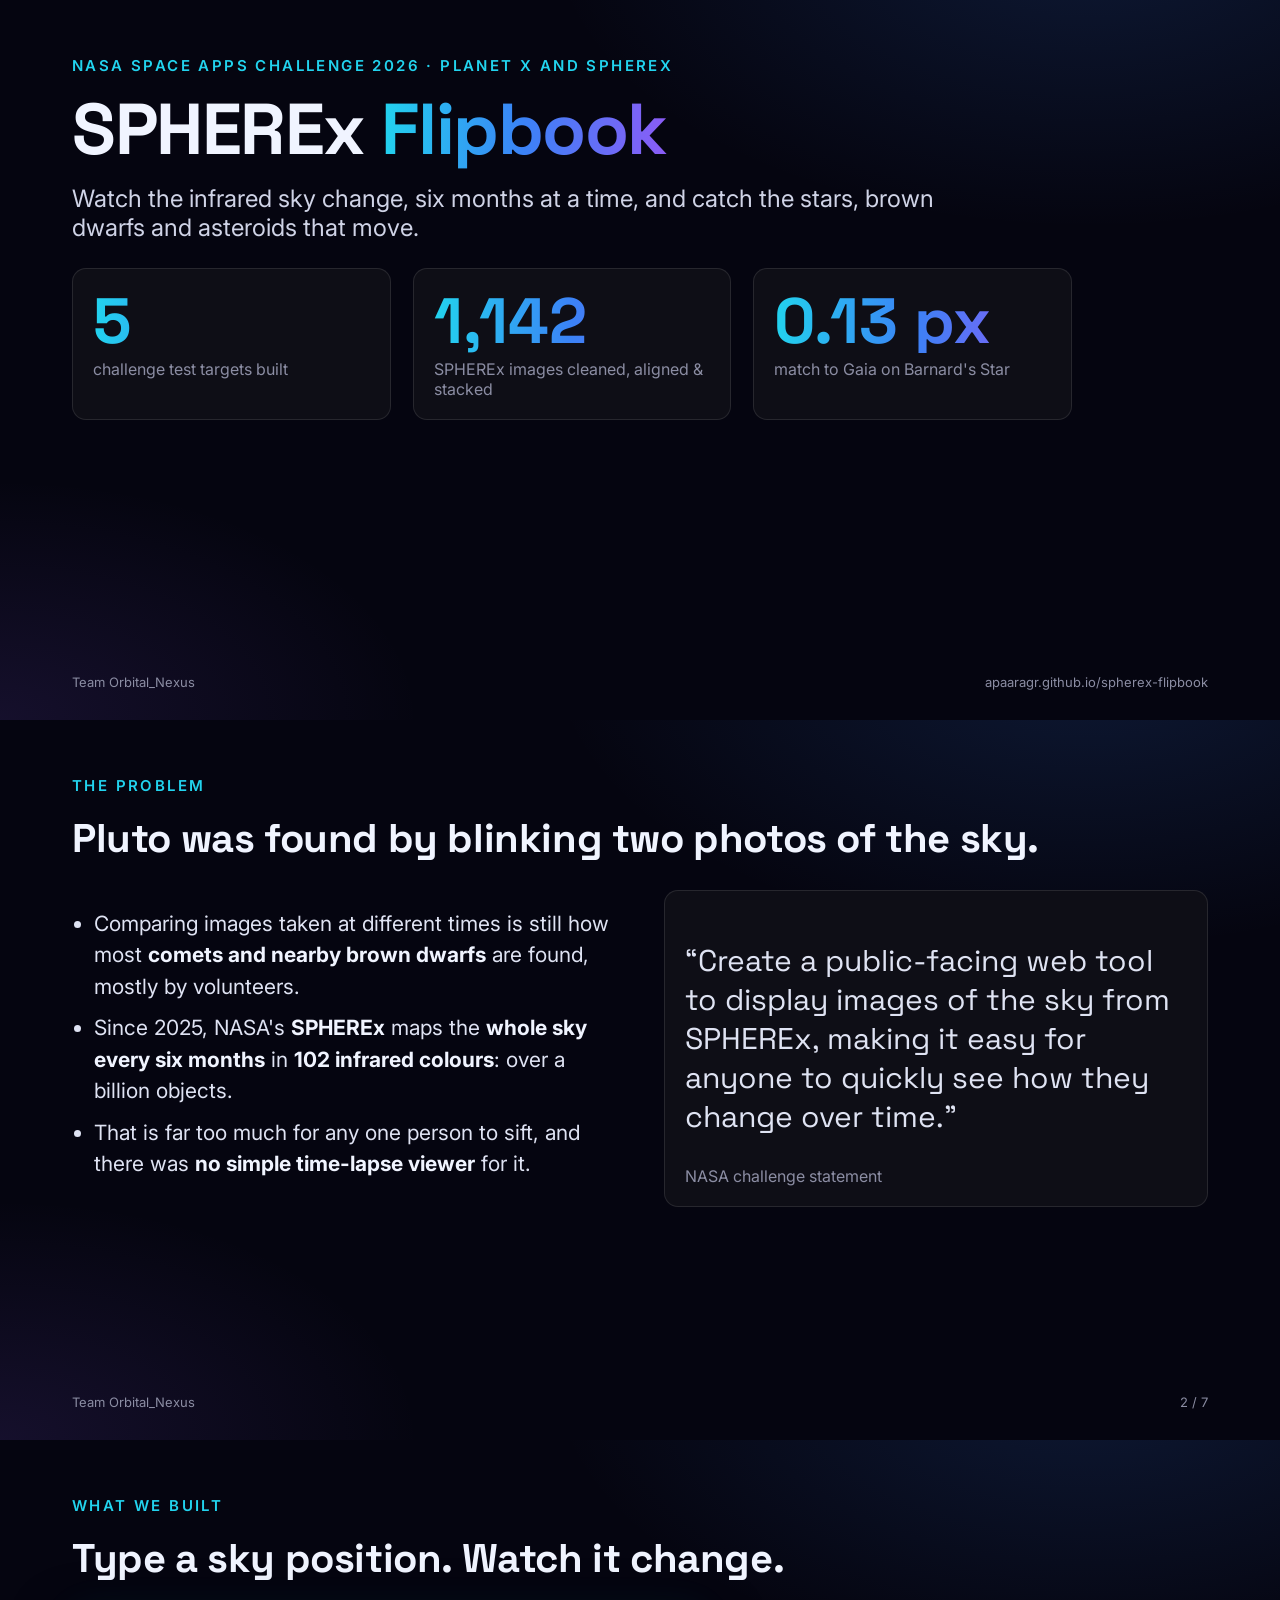
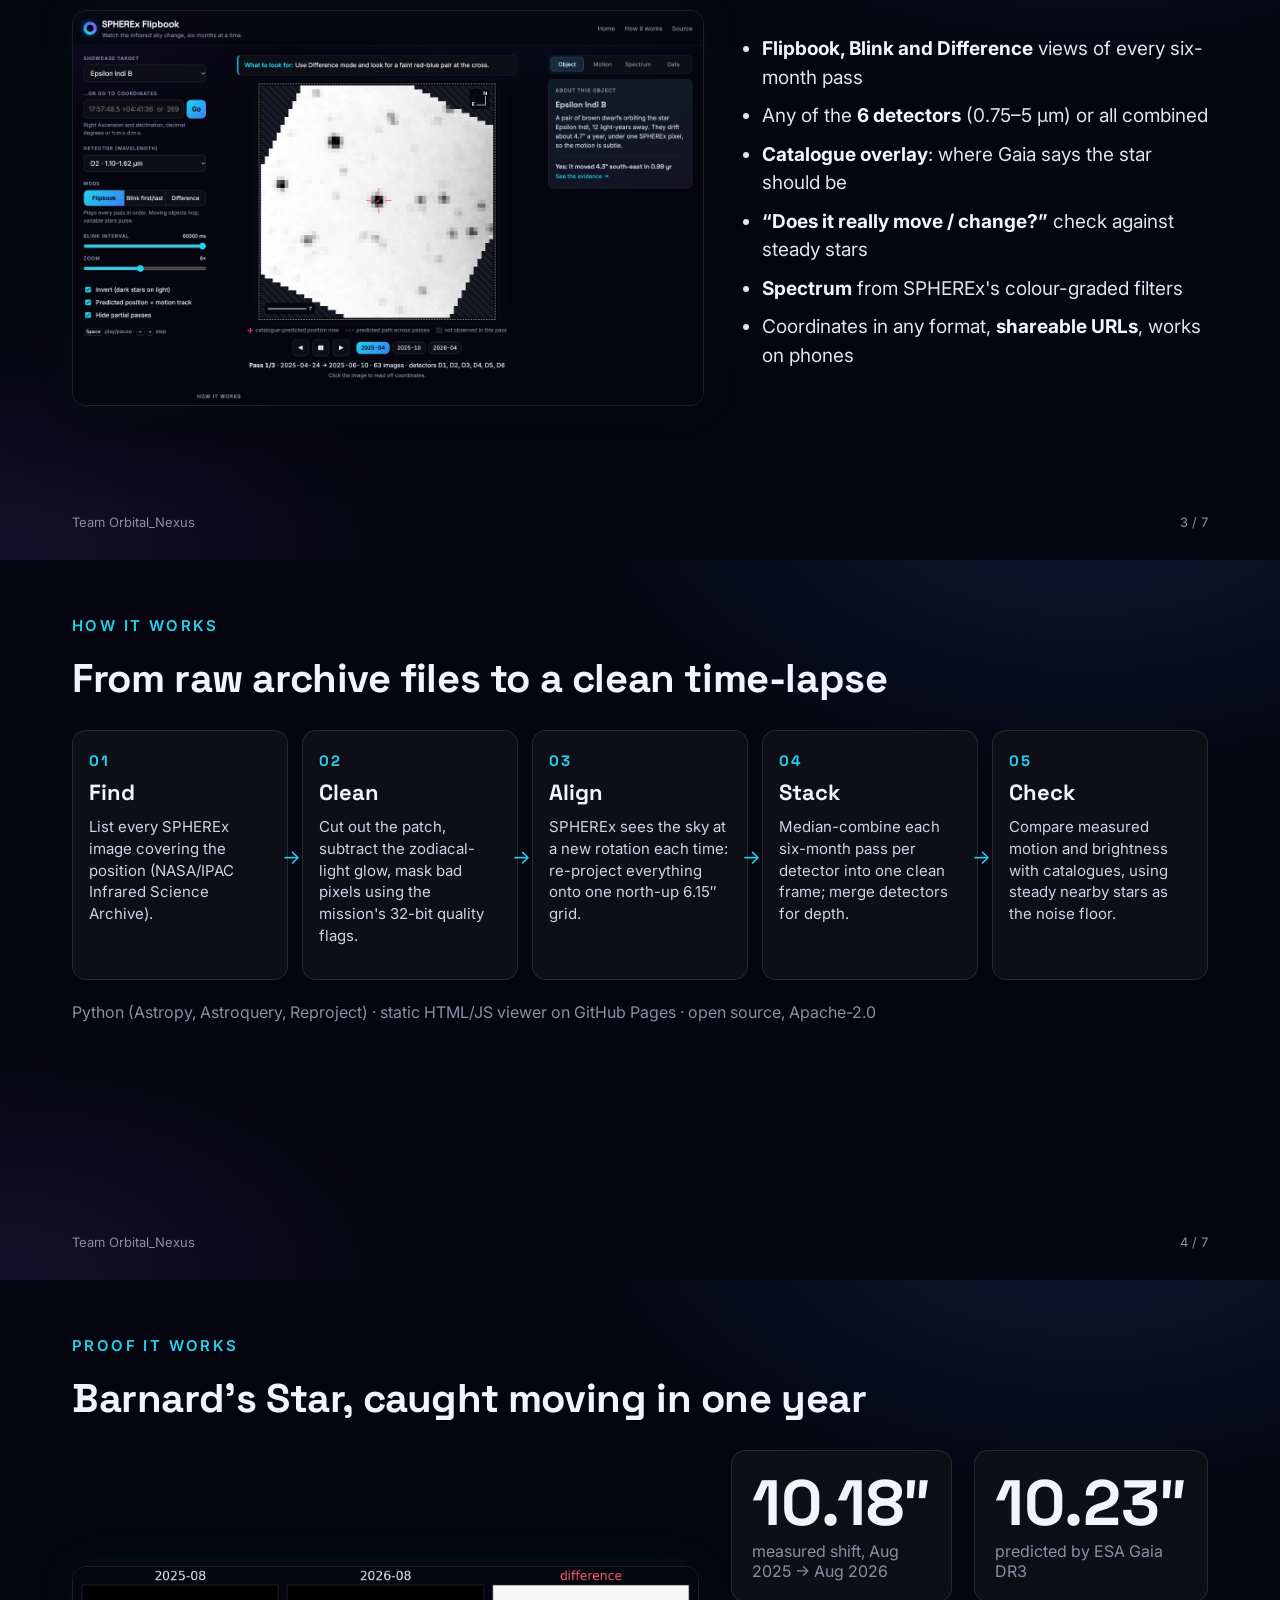
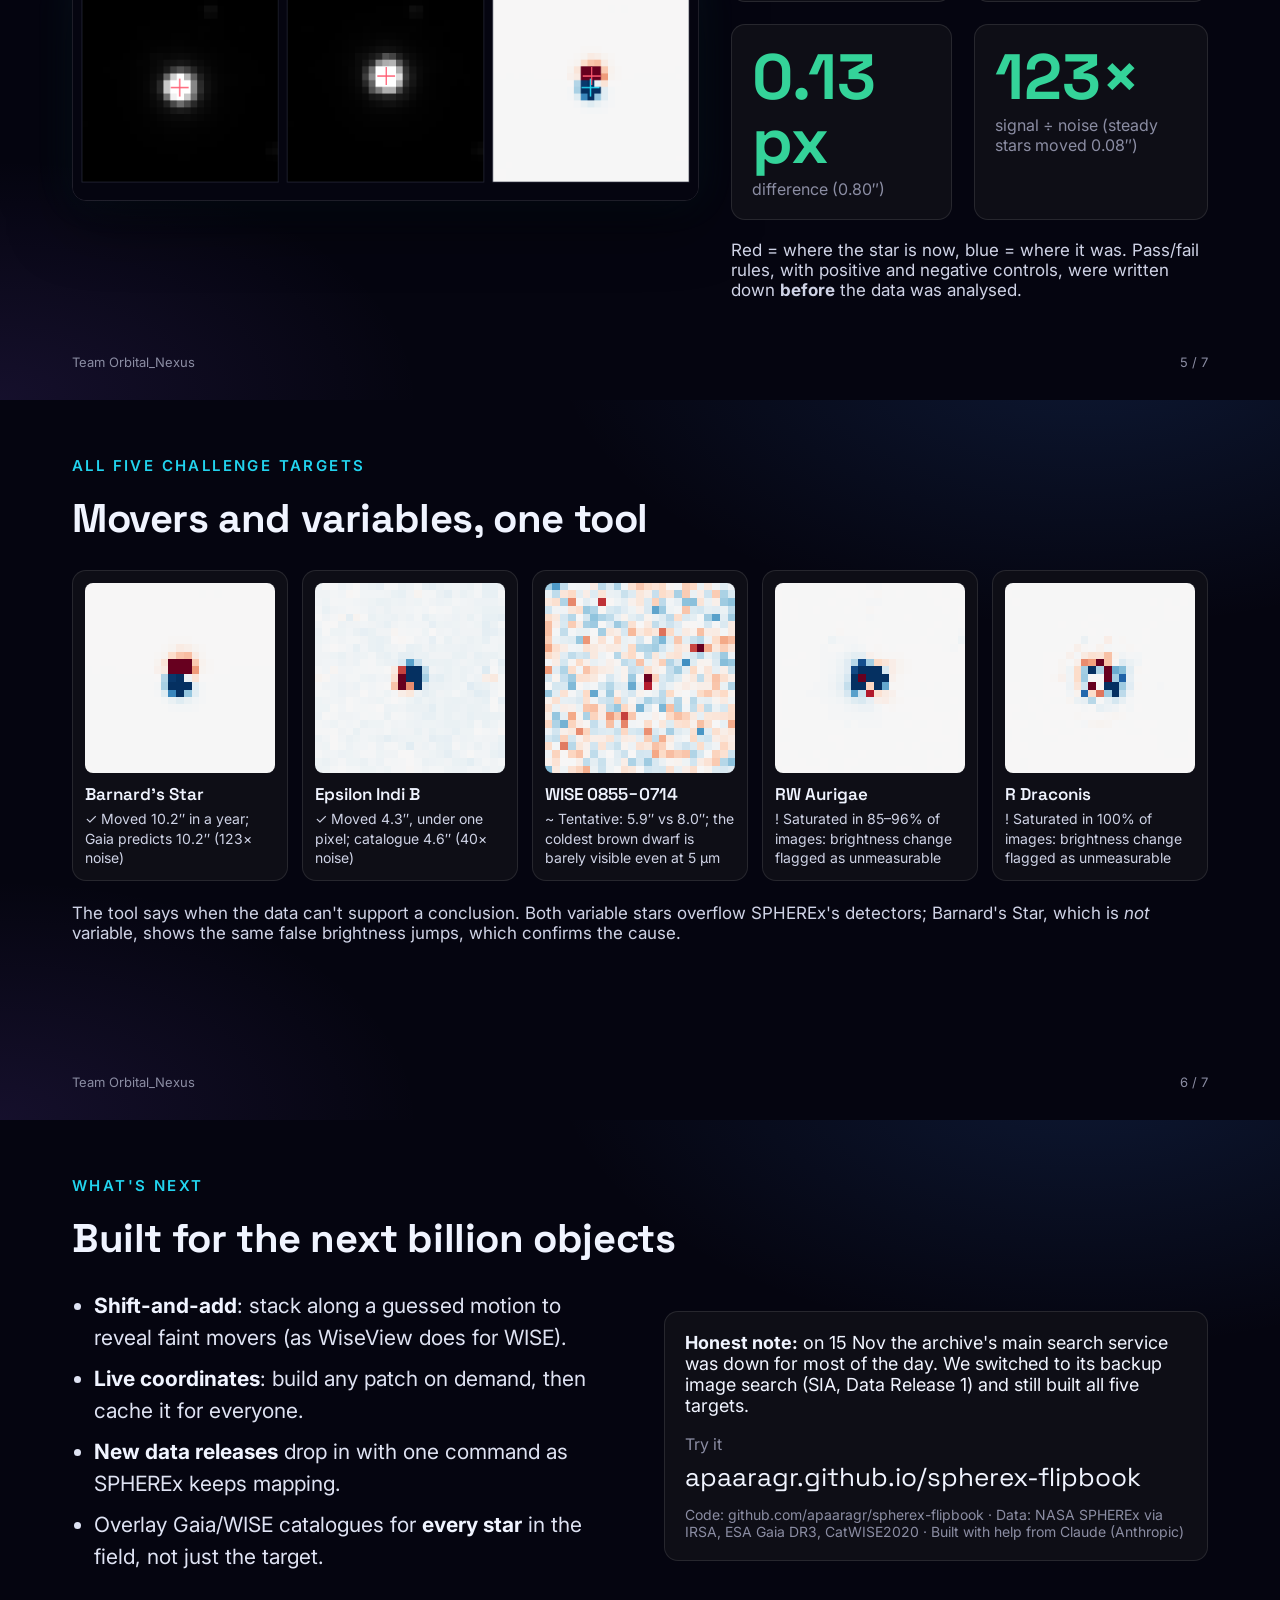
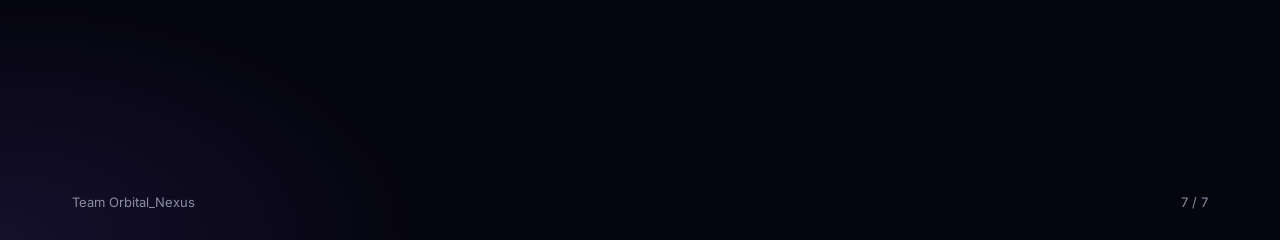
<file: deck/deck.html>
<!doctype html>
<html lang="en"><head><meta charset="utf-8"><title>SPHEREx Flipbook: demo</title>
<link href="https://fonts.googleapis.com/css2?family=Inter:wght@400;500;600&family=Space+Grotesk:wght@500;600;700&display=swap" rel="stylesheet">
<style>
@page { size: 1280px 720px; margin: 0; }
:root { --bg:#050510; --surface:#0e0e16; --text:#f0f4ff; --muted:#8b8da3; --cyan:#22d3ee; --blue:#3b82f6; --violet:#8b5cf6; --good:#34d399; --pred:#ff5d73; --hair:rgba(255,255,255,.1); }
* { box-sizing: border-box; }
html, body { margin: 0; background: var(--bg); color: var(--text); font-family: Inter, sans-serif; -webkit-print-color-adjust: exact; print-color-adjust: exact; }
.slide { width: 1280px; height: 720px; padding: 56px 72px; position: relative; overflow: hidden; page-break-after: always; break-after: page;
  background: radial-gradient(900px 500px at 85% -10%, rgba(59,130,246,.16), transparent 60%), radial-gradient(700px 400px at 0% 100%, rgba(139,92,246,.12), transparent 60%), var(--bg); }
h1, h2, .big { font-family: "Space Grotesk", sans-serif; margin: 0; }
h1 { font-size: 72px; line-height: 1.02; letter-spacing: -.02em; }
h2 { font-size: 40px; letter-spacing: -.01em; margin-bottom: 26px; }
.kicker { font-size: 15px; letter-spacing: .16em; text-transform: uppercase; color: var(--cyan); font-weight: 600; margin-bottom: 18px; }
.sub { font-size: 24px; color: #cfd3e6; margin-top: 18px; max-width: 900px; }
.grad { background: linear-gradient(90deg, var(--cyan), var(--blue), var(--violet)); -webkit-background-clip: text; background-clip: text; color: transparent; }
.foot { position: absolute; left: 72px; right: 72px; bottom: 30px; display: flex; justify-content: space-between; font-size: 13px; color: var(--muted); }
.cols { display: grid; grid-template-columns: 1fr 1fr; gap: 48px; align-items: center; }
ul { margin: 0; padding-left: 22px; font-size: 21px; line-height: 1.5; color: #dfe3f3; } li { margin-bottom: 10px; } li b { color: var(--text); }
.shot { width: 100%; border-radius: 14px; border: 1px solid var(--hair); box-shadow: 0 20px 60px rgba(0,0,0,.5), 0 0 40px rgba(34,211,238,.08); display: block; }
.stat { font-family: "Space Grotesk", sans-serif; font-size: 64px; font-weight: 700; line-height: 1; }
.statlbl { color: var(--muted); font-size: 16px; margin-top: 6px; }
.stats { display: grid; grid-template-columns: repeat(3, 1fr); gap: 22px; margin-top: 26px; }
.card { background: var(--surface); border: 1px solid var(--hair); border-radius: 14px; padding: 20px; }
.steps { display: grid; grid-template-columns: repeat(5, 1fr); gap: 14px; margin-top: 10px; }
.step { background: var(--surface); border: 1px solid var(--hair); border-radius: 14px; padding: 20px 16px; min-height: 250px; position: relative; }
.step .n { font-family: "Space Grotesk"; font-size: 15px; color: var(--cyan); font-weight: 700; letter-spacing: .1em; }
.step h3 { font-family: "Space Grotesk"; font-size: 22px; margin: 8px 0 10px; }
.step p { font-size: 15px; color: #cfd3e6; margin: 0; line-height: 1.45; }
.step:not(:last-child)::after { content: "→"; position: absolute; right: -14px; top: 46%; color: var(--cyan); font-size: 20px; }
.tgrid { display: grid; grid-template-columns: repeat(5, 1fr); gap: 14px; }
.tile { background: var(--surface); border: 1px solid var(--hair); border-radius: 14px; padding: 12px; }
.tile img { width: 100%; aspect-ratio: 1; image-rendering: pixelated; border-radius: 8px; display: block; background: repeating-linear-gradient(45deg,#1b1d2a 0 6px,#11121b 6px 12px); }
.tile .t { font-family: "Space Grotesk"; font-weight: 600; font-size: 17px; margin: 10px 0 4px; }
.tile .r { font-size: 14px; color: #cfd3e6; line-height: 1.4; }
.ok { color: var(--good); } .warn { color: #fbbf24; }
.quote { font-size: 30px; font-family: "Space Grotesk"; line-height: 1.3; color: #dfe3f3; max-width: 1000px; }
</style></head><body>

<section class="slide">
  <div class="kicker">NASA Space Apps Challenge 2026 · Planet X and SPHEREx</div>
  <h1>SPHEREx <span class="grad">Flipbook</span></h1>
  <p class="sub">Watch the infrared sky change, six months at a time, and catch the stars, brown dwarfs and asteroids that move.</p>
  <div class="stats" style="max-width:1000px">
    <div class="card"><div class="stat grad">5</div><div class="statlbl">challenge test targets built</div></div>
    <div class="card"><div class="stat grad">1,142</div><div class="statlbl">SPHEREx images cleaned, aligned &amp; stacked</div></div>
    <div class="card"><div class="stat grad">0.13 px</div><div class="statlbl">match to Gaia on Barnard's Star</div></div>
  </div>
  <div class="foot"><span>Team Orbital_Nexus</span><span>apaaragr.github.io/spherex-flipbook</span></div>
</section>

<section class="slide">
  <div class="kicker">The problem</div>
  <h2>Pluto was found by blinking two photos of the sky.</h2>
  <div class="cols">
    <ul>
      <li>Comparing images taken at different times is still how most <b>comets and nearby brown dwarfs</b> are found, mostly by volunteers.</li>
      <li>Since 2025, NASA's <b>SPHEREx</b> maps the <b>whole sky every six months</b> in <b>102 infrared colours</b>: over a billion objects.</li>
      <li>That is far too much for any one person to sift, and there was <b>no simple time-lapse viewer</b> for it.</li>
    </ul>
    <div class="card"><p class="quote">“Create a public-facing web tool to display images of the sky from SPHEREx, making it easy for anyone to quickly see how they change over time.”</p><p style="color:var(--muted);margin:14px 0 0">NASA challenge statement</p></div>
  </div>
  <div class="foot"><span>Team Orbital_Nexus</span><span>2 / 7</span></div>
</section>

<section class="slide">
  <div class="kicker">What we built</div>
  <h2>Type a sky position. Watch it change.</h2>
  <div class="cols" style="grid-template-columns: 1.35fr 1fr; gap: 36px;">
    <img class="shot" src="shot_ui.png" alt="SPHEREx Flipbook viewer">
    <ul style="font-size:19px">
      <li><b>Flipbook, Blink and Difference</b> views of every six-month pass</li>
      <li>Any of the <b>6 detectors</b> (0.75–5 µm) or all combined</li>
      <li><b>Catalogue overlay</b>: where Gaia says the star should be</li>
      <li><b>“Does it really move / change?”</b> check against steady stars</li>
      <li><b>Spectrum</b> from SPHEREx's colour-graded filters</li>
      <li>Coordinates in any format, <b>shareable URLs</b>, works on phones</li>
    </ul>
  </div>
  <div class="foot"><span>Team Orbital_Nexus</span><span>3 / 7</span></div>
</section>

<section class="slide">
  <div class="kicker">How it works</div>
  <h2>From raw archive files to a clean time-lapse</h2>
  <div class="steps">
    <div class="step"><div class="n">01</div><h3>Find</h3><p>List every SPHEREx image covering the position (NASA/IPAC Infrared Science Archive).</p></div>
    <div class="step"><div class="n">02</div><h3>Clean</h3><p>Cut out the patch, subtract the zodiacal-light glow, mask bad pixels using the mission's 32-bit quality flags.</p></div>
    <div class="step"><div class="n">03</div><h3>Align</h3><p>SPHEREx sees the sky at a new rotation each time: re-project everything onto one north-up 6.15″ grid.</p></div>
    <div class="step"><div class="n">04</div><h3>Stack</h3><p>Median-combine each six-month pass per detector into one clean frame; merge detectors for depth.</p></div>
    <div class="step"><div class="n">05</div><h3>Check</h3><p>Compare measured motion and brightness with catalogues, using steady nearby stars as the noise floor.</p></div>
  </div>
  <p style="color:var(--muted); font-size:16px; margin-top:22px">Python (Astropy, Astroquery, Reproject) · static HTML/JS viewer on GitHub Pages · open source, Apache-2.0</p>
  <div class="foot"><span>Team Orbital_Nexus</span><span>4 / 7</span></div>
</section>

<section class="slide">
  <div class="kicker">Proof it works</div>
  <h2>Barnard's Star, caught moving in one year</h2>
  <div class="cols" style="grid-template-columns: 1.45fr 1fr; gap: 32px;">
    <img class="shot" src="shot_diff.png" alt="Difference image of Barnard's Star">
    <div>
      <div class="stats" style="grid-template-columns: 1fr 1fr; margin-top:0">
        <div class="card"><div class="stat">10.18″</div><div class="statlbl">measured shift, Aug 2025 → Aug 2026</div></div>
        <div class="card"><div class="stat">10.23″</div><div class="statlbl">predicted by ESA Gaia DR3</div></div>
        <div class="card"><div class="stat ok">0.13 px</div><div class="statlbl">difference (0.80″)</div></div>
        <div class="card"><div class="stat ok">123×</div><div class="statlbl">signal ÷ noise (steady stars moved 0.08″)</div></div>
      </div>
      <p style="color:#cfd3e6; font-size:17px; margin-top:20px">Red = where the star is now, blue = where it was. Pass/fail rules, with positive and negative controls, were written down <b>before</b> the data was analysed.</p>
    </div>
  </div>
  <div class="foot"><span>Team Orbital_Nexus</span><span>5 / 7</span></div>
</section>

<section class="slide">
  <div class="kicker">All five challenge targets</div>
  <h2>Movers and variables, one tool</h2>
  <div class="tgrid" id="tgrid"><div class="tile"><img src="tile_barnard.png" alt="Barnard's Star"><div class="t">Barnard's Star</div><div class="r ok">✓ Moved 10.2″ in a year; Gaia predicts 10.2″ (123× noise)</div></div><div class="tile"><img src="tile_epsindb.png" alt="Epsilon Indi B"><div class="t">Epsilon Indi B</div><div class="r ok">✓ Moved 4.3″, under one pixel; catalogue 4.6″ (40× noise)</div></div><div class="tile"><img src="tile_wise0855.png" alt="WISE 0855−0714"><div class="t">WISE 0855−0714</div><div class="r warn">~ Tentative: 5.9″ vs 8.0″; the coldest brown dwarf is barely visible even at 5 µm</div></div><div class="tile"><img src="tile_rwaur.png" alt="RW Aurigae"><div class="t">RW Aurigae</div><div class="r warn">! Saturated in 85–96% of images: brightness change flagged as unmeasurable</div></div><div class="tile"><img src="tile_rdra.png" alt="R Draconis"><div class="t">R Draconis</div><div class="r warn">! Saturated in 100% of images: brightness change flagged as unmeasurable</div></div></div>
  <p style="color:#cfd3e6; font-size:17px; margin-top:22px; max-width:1100px">The tool says when the data can't support a conclusion. Both variable stars overflow SPHEREx's detectors; Barnard's Star, which is <i>not</i> variable, shows the same false brightness jumps, which confirms the cause.</p>
  <div class="foot"><span>Team Orbital_Nexus</span><span>6 / 7</span></div>
</section>

<section class="slide">
  <div class="kicker">What's next</div>
  <h2>Built for the next billion objects</h2>
  <div class="cols">
    <ul>
      <li><b>Shift-and-add</b>: stack along a guessed motion to reveal faint movers (as WiseView does for WISE).</li>
      <li><b>Live coordinates</b>: build any patch on demand, then cache it for everyone.</li>
      <li><b>New data releases</b> drop in with one command as SPHEREx keeps mapping.</li>
      <li>Overlay Gaia/WISE catalogues for <b>every star</b> in the field, not just the target.</li>
    </ul>
    <div class="card">
      <p style="margin:0 0 10px; font-size:18px"><b>Honest note:</b> on 15 Nov the archive's main search service was down for most of the day. We switched to its backup image search (SIA, Data Release 1) and still built all five targets.</p>
      <p style="margin:18px 0 6px; color:var(--muted)">Try it</p>
      <p class="big" style="font-size:26px">apaaragr.github.io/spherex-flipbook</p>
      <p style="margin:12px 0 0; color:var(--muted); font-size:14px">Code: github.com/apaaragr/spherex-flipbook · Data: NASA SPHEREx via IRSA, ESA Gaia DR3, CatWISE2020 · Built with help from Claude (Anthropic)</p>
    </div>
  </div>
  <div class="foot"><span>Team Orbital_Nexus</span><span>7 / 7</span></div>
</section>
</body></html>
</file>
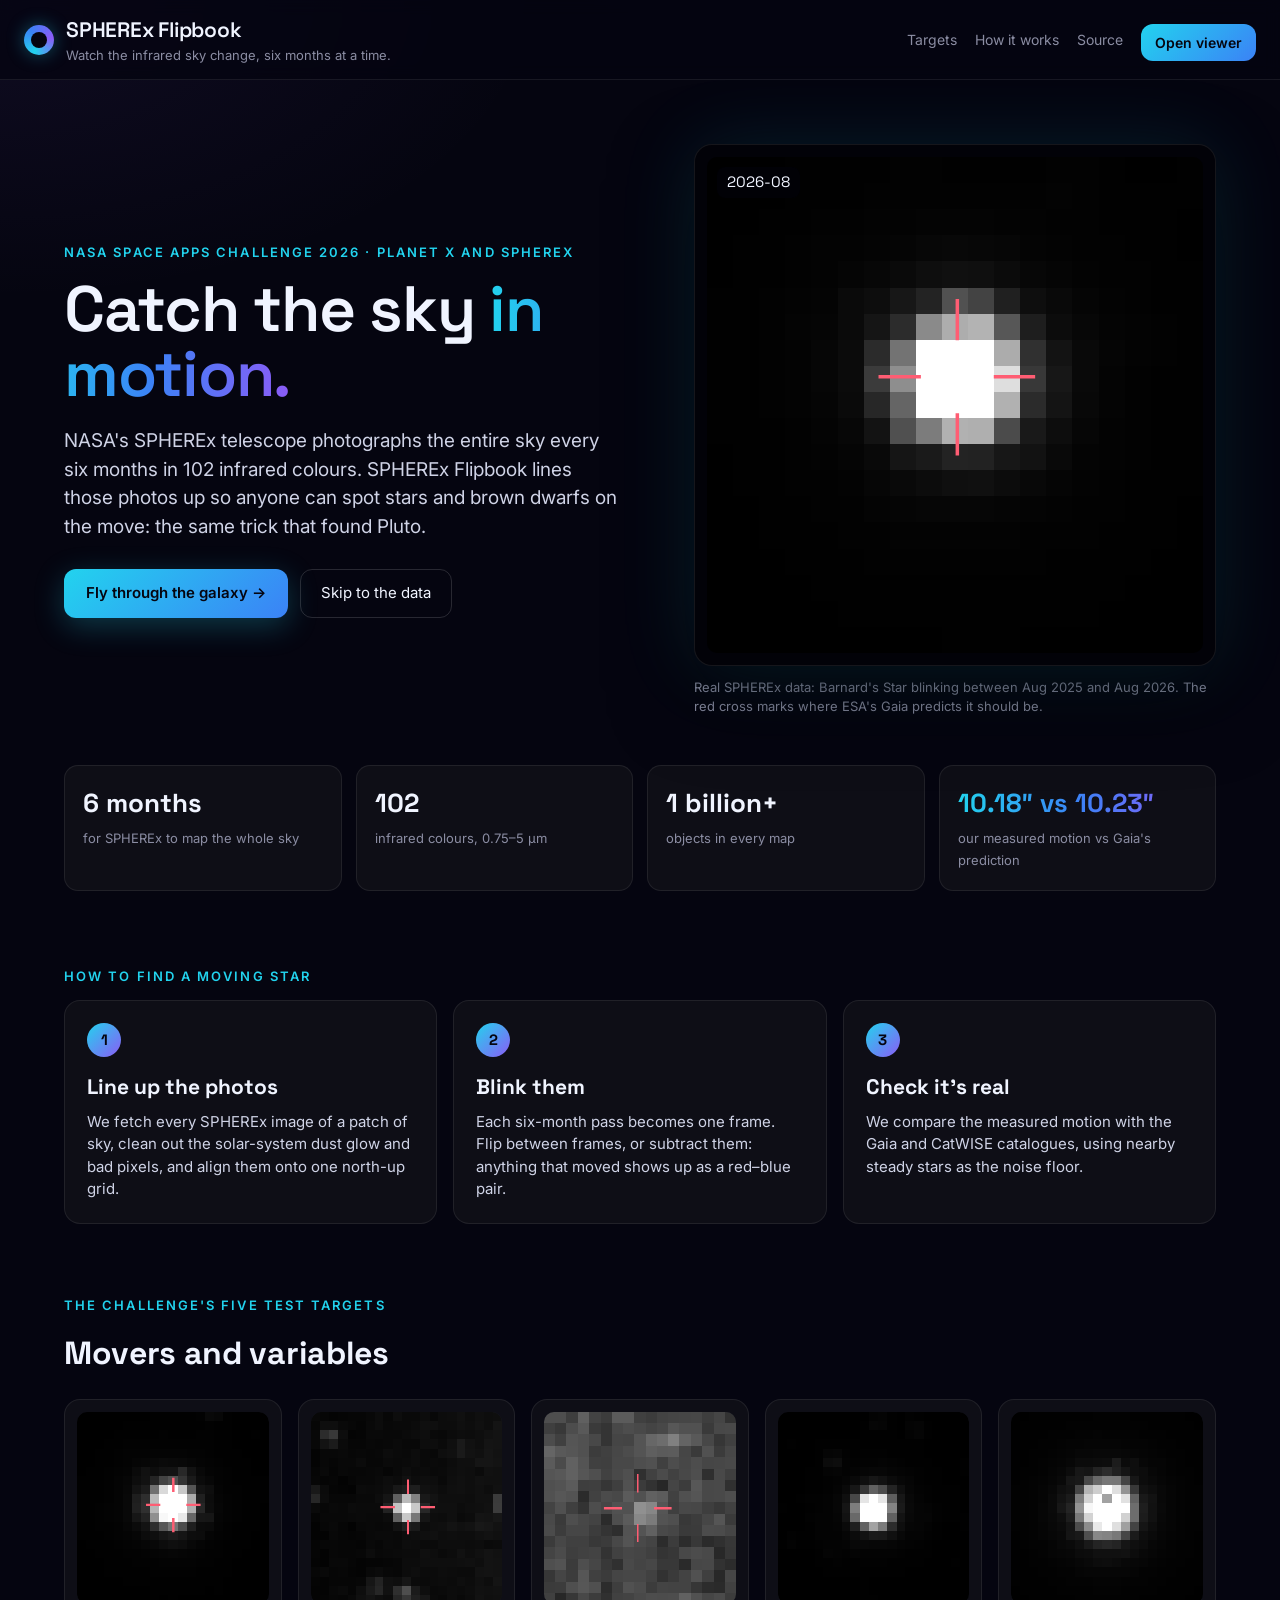
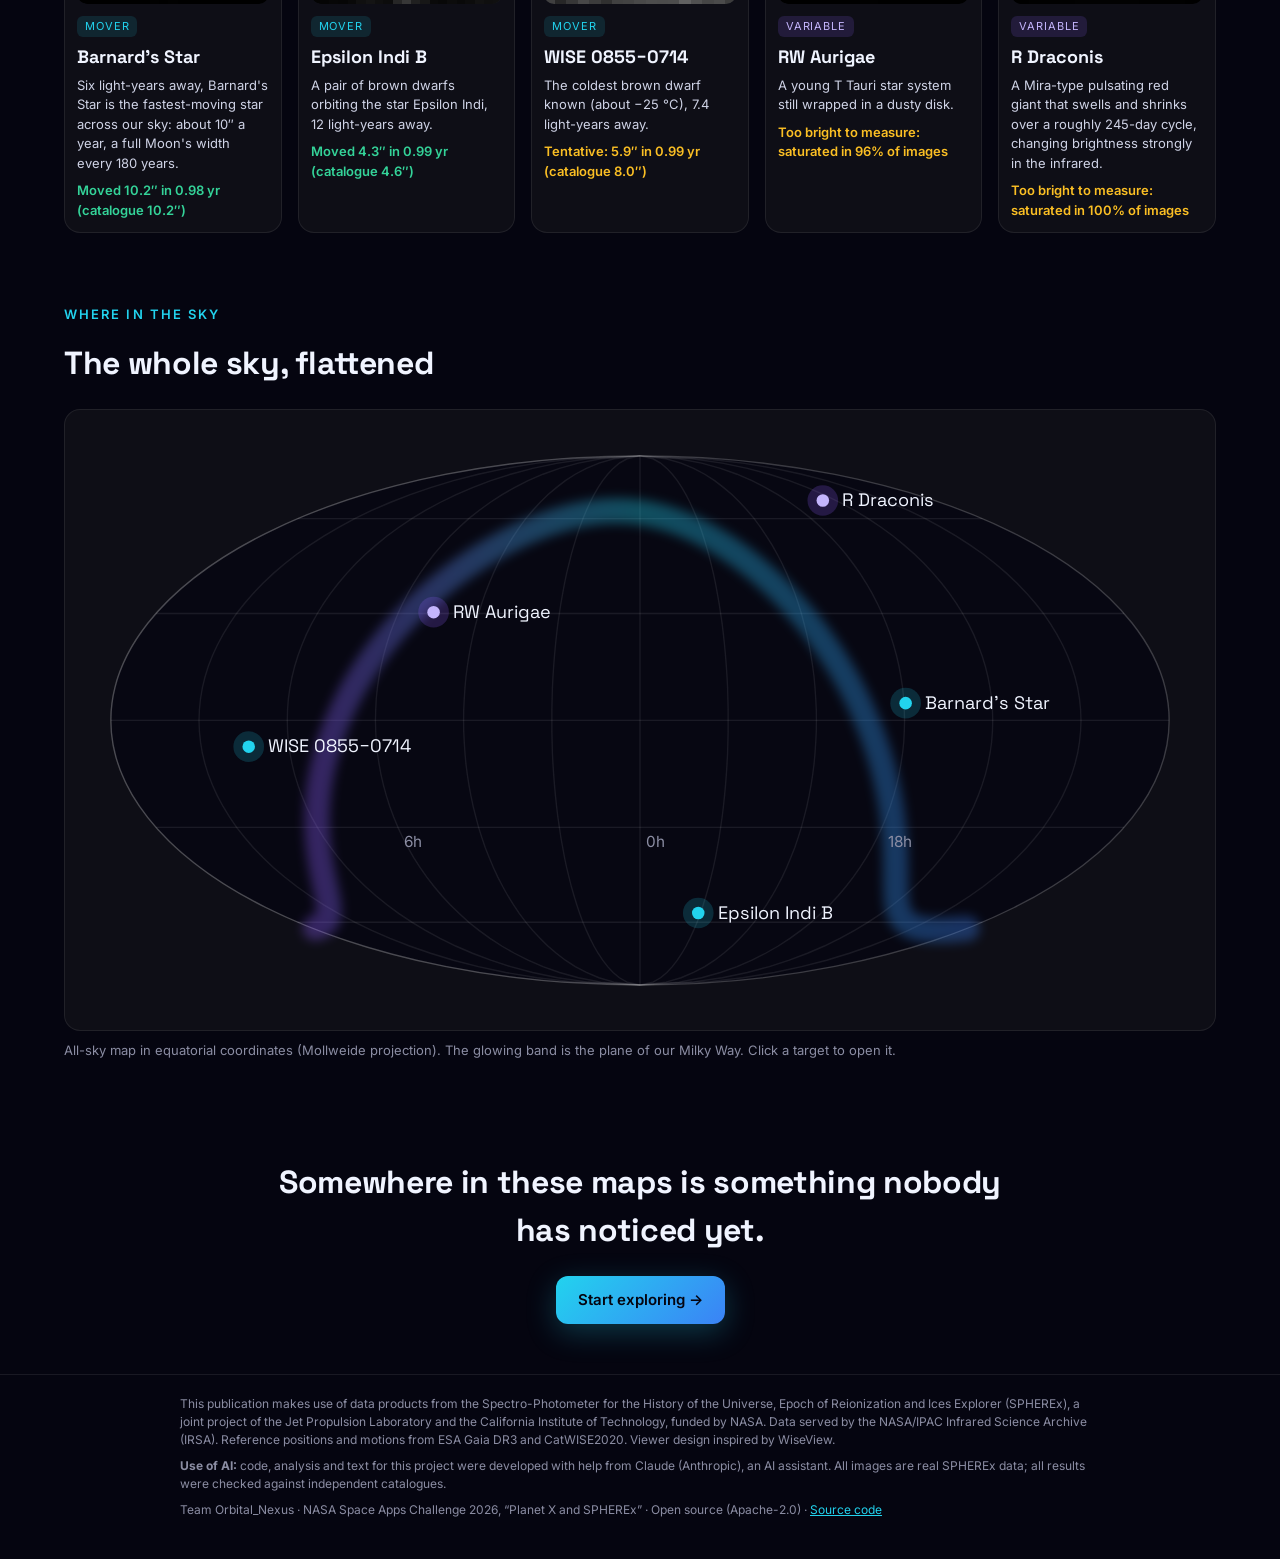
<file: web/about.html>
<!doctype html>
<html lang="en">
<head>
<meta charset="utf-8">
<meta name="viewport" content="width=device-width, initial-scale=1">
<title>About SPHEREx Flipbook</title>
<meta name="description" content="NASA's SPHEREx photographs the whole sky every six months. SPHEREx Flipbook lines those photos up so anyone can spot stars and brown dwarfs on the move.">
<link rel="preconnect" href="https://fonts.googleapis.com">
<link rel="preconnect" href="https://fonts.gstatic.com" crossorigin>
<link href="https://fonts.googleapis.com/css2?family=Inter:wght@400;500;600&family=Space+Grotesk:wght@500;600;700&display=swap" rel="stylesheet">
<link rel="stylesheet" href="style.css">
<link rel="stylesheet" href="landing.css">
</head>
<body class="landing">
<header class="top">
  <a class="brand" href="index.html" style="text-decoration:none;color:inherit">
    <span class="logo" aria-hidden="true"></span>
    <div><h1>SPHEREx Flipbook</h1><p class="tag">Watch the infrared sky change, six months at a time.</p></div>
  </a>
  <nav class="toplinks">
    <a href="#targets">Targets</a>
    <a href="#how">How it works</a>
    <a href="https://github.com/apaaragr/spherex-flipbook" target="_blank" rel="noopener">Source</a>
    <a class="cta small" href="index.html">Open viewer</a>
  </nav>
</header>

<section class="hero">
  <div class="hero-copy">
    <p class="kicker">NASA Space Apps Challenge 2026 · Planet X and SPHEREx</p>
    <h2 class="headline">Catch the sky <span class="grad">in motion.</span></h2>
    <p class="lede">NASA's SPHEREx telescope photographs the entire sky every six months in 102 infrared colours. SPHEREx Flipbook lines those photos up so anyone can spot stars and brown dwarfs on the move: the same trick that found Pluto.</p>
    <div class="ctas">
      <a class="cta" href="index.html">Fly through the galaxy →</a>
      <a class="ghost" href="viewer.html?target=barnard">Skip to the data</a>
    </div>
  </div>
  <figure class="hero-fig">
    <div class="hero-frame">
      <canvas id="heroCanvas" width="420" height="420" aria-label="Barnard's Star blinking between two SPHEREx passes"></canvas>
      <span class="hero-date" id="heroDate"></span>
    </div>
    <figcaption>Real SPHEREx data: Barnard's Star blinking between Aug 2025 and Aug 2026. The red cross marks where ESA's Gaia predicts it should be.</figcaption>
  </figure>
</section>

<section class="facts">
  <div><b>6 months</b><span>for SPHEREx to map the whole sky</span></div>
  <div><b>102</b><span>infrared colours, 0.75–5 µm</span></div>
  <div><b>1 billion+</b><span>objects in every map</span></div>
  <div><b class="grad">10.18″ vs 10.23″</b><span>our measured motion vs Gaia's prediction</span></div>
</section>

<section class="steps-l" id="how">
  <p class="kicker">How to find a moving star</p>
  <div class="steps3">
    <div class="s3"><span class="num">1</span><h3>Line up the photos</h3><p>We fetch every SPHEREx image of a patch of sky, clean out the solar-system dust glow and bad pixels, and align them onto one north-up grid.</p></div>
    <div class="s3"><span class="num">2</span><h3>Blink them</h3><p>Each six-month pass becomes one frame. Flip between frames, or subtract them: anything that moved shows up as a red–blue pair.</p></div>
    <div class="s3"><span class="num">3</span><h3>Check it's real</h3><p>We compare the measured motion with the Gaia and CatWISE catalogues, using nearby steady stars as the noise floor.</p></div>
  </div>
</section>

<section class="targets" id="targets">
  <p class="kicker">The challenge's five test targets</p>
  <h3 class="sec">Movers and variables</h3>
  <div class="gallery" id="gallery"></div>
</section>

<section class="skymap">
  <p class="kicker">Where in the sky</p>
  <h3 class="sec">The whole sky, flattened</h3>
  <div class="mapwrap"><svg id="skymap" viewBox="0 0 800 420" role="img" aria-label="All-sky map with the five targets marked"></svg></div>
  <p class="mapnote">All-sky map in equatorial coordinates (Mollweide projection). The glowing band is the plane of our Milky Way. Click a target to open it.</p>
</section>

<section class="closer">
  <h3 class="sec">Somewhere in these maps is something nobody has noticed yet.</h3>
  <a class="cta" href="index.html">Start exploring →</a>
</section>

<footer class="foot">
  <div class="inner">
    <p>This publication makes use of data products from the Spectro-Photometer for the History of the Universe, Epoch of Reionization and Ices Explorer (SPHEREx), a joint project of the Jet Propulsion Laboratory and the California Institute of Technology, funded by NASA. Data served by the NASA/IPAC Infrared Science Archive (IRSA). Reference positions and motions from ESA Gaia DR3 and CatWISE2020. Viewer design inspired by WiseView.</p>
    <p><b>Use of AI:</b> code, analysis and text for this project were developed with help from Claude (Anthropic), an AI assistant. All images are real SPHEREx data; all results were checked against independent catalogues.</p>
    <p>Team Orbital_Nexus · NASA Space Apps Challenge 2026, “Planet X and SPHEREx” · Open source (Apache-2.0) · <a href="https://github.com/apaaragr/spherex-flipbook" target="_blank" rel="noopener">Source code</a></p>
  </div>
</footer>
<script src="landing.js"></script>
</body>
</html>
</file>
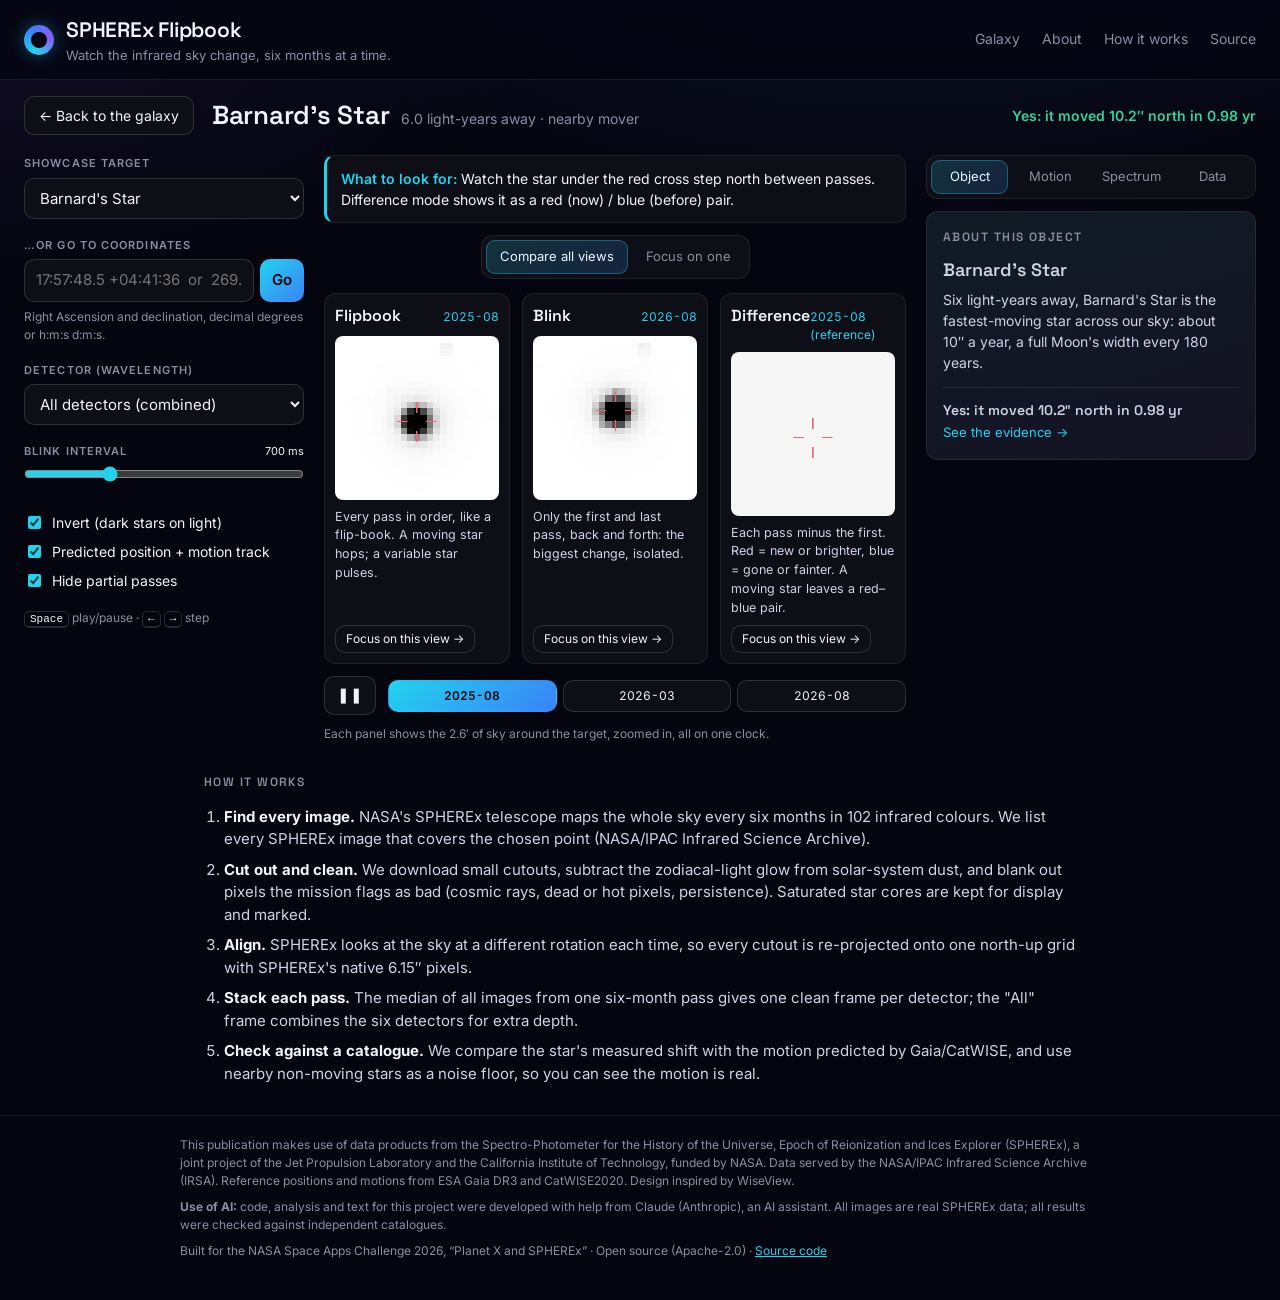
<file: web/viewer.html>
<!doctype html>
<html lang="en">
<head>
<meta charset="utf-8">
<meta name="viewport" content="width=device-width, initial-scale=1">
<title>SPHEREx Flipbook</title>
<meta name="description" content="Flip through NASA SPHEREx all-sky images of any patch of sky over time to spot stars, brown dwarfs and asteroids that move or change.">
<link rel="preconnect" href="https://fonts.googleapis.com">
<link rel="preconnect" href="https://fonts.gstatic.com" crossorigin>
<link href="https://fonts.googleapis.com/css2?family=Inter:wght@400;500;600&family=Space+Grotesk:wght@500;600&display=swap" rel="stylesheet">
<link rel="stylesheet" href="style.css">
</head>
<body>
<header class="top">
  <a class="brand" href="index.html" style="text-decoration:none;color:inherit">
    <span class="logo" aria-hidden="true"></span>
    <div>
      <h1>SPHEREx Flipbook</h1>
      <p class="tag">Watch the infrared sky change, six months at a time.</p>
    </div>
  </a>
  <nav class="toplinks">
    <a href="index.html">Galaxy</a>
    <a href="about.html">About</a>
    <a href="#how">How it works</a>
    <a href="https://github.com/apaaragr/spherex-flipbook" id="repoLink" target="_blank" rel="noopener">Source</a>
  </nav>
</header>

<div class="starbar" id="starbar" hidden>
  <a class="back" id="backLink" href="index.html">← Back to the galaxy</a>
  <div class="sb-main"><span class="sb-name" id="sbName"></span><span class="sb-meta" id="sbMeta"></span></div>
  <span class="sb-result" id="sbResult"></span>
</div>

<main class="layout">
  <aside class="panel controls" aria-label="Controls">
    <section>
      <label for="target">Showcase target</label>
      <select id="target"></select>
    </section>
    <section>
      <label for="coord">…or go to coordinates</label>
      <div class="row">
        <input id="coord" type="text" placeholder="17:57:48.5 +04:41:36  or  269.446 4.768" autocomplete="off" spellcheck="false">
        <button id="go" type="button">Go</button>
      </div>
      <p class="hint" id="coordMsg">Right Ascension and declination, decimal degrees or h:m:s d:m:s.</p>
    </section>
    <section>
      <label for="band">Detector (wavelength)</label>
      <select id="band"></select>
    </section>
    <section class="focusonly">
      <span class="label">Mode</span>
      <div class="seg" role="radiogroup" aria-label="Display mode">
        <button type="button" data-mode="flip" class="on">Flipbook</button>
        <button type="button" data-mode="blink">Blink first/last</button>
        <button type="button" data-mode="diff">Difference</button>
      </div>
      <p class="hint" id="modeHint"></p>
    </section>
    <section class="sliders">
      <label for="speed">Blink interval <output id="speedOut"></output></label>
      <input id="speed" type="range" min="150" max="2000" step="50" value="700">
      <label for="zoom" class="focusonly">Zoom <output id="zoomOut"></output></label>
      <input id="zoom" class="focusonly" type="range" min="3" max="16" step="1" value="9">
    </section>
    <section class="checks">
      <label><input type="checkbox" id="invert" checked> Invert (dark stars on light)</label>
      <label><input type="checkbox" id="overlay" checked> Predicted position + motion track</label>
      <label><input type="checkbox" id="fullOnly" checked> Hide partial passes</label>
    </section>
    <p class="keys"><kbd>Space</kbd> play/pause · <kbd>←</kbd> <kbd>→</kbd> step</p>
  </aside>

  <section class="stage" aria-label="Image viewer">
    <p class="guide" id="guide"></p>
    <div class="viewtabs" role="tablist" aria-label="View">
      <button type="button" data-view="compare" class="on">Compare all views</button>
      <button type="button" data-view="focus">Focus on one</button>
    </div>
    <section class="compare" id="compare" aria-label="Flipbook, blink and difference views side by side">
      <div class="cpanels" id="cpanels"></div>
      <div class="ctime">
        <button type="button" id="cplay" aria-label="Pause">❚❚</button>
        <div class="ctrack" id="ctrack"></div>
      </div>
      <p class="cnote" id="cnote"></p>
    </section>
    <div class="canvasWrap focusonly" id="canvasWrap">
      <canvas id="sky" width="531" height="531" aria-label="SPHEREx image of the selected sky patch"></canvas>
      <div class="compass" aria-hidden="true"><span class="n">N</span><span class="e">E</span></div>
      <div class="scalebar" id="scalebar"><span></span><em>1′</em></div>
    </div>
    <div class="olegend focusonly" id="olegend">
      <span><i class="cross"></i>catalogue-predicted position now</span>
      <span><i class="track"></i>predicted path across passes</span>
      <span><i class="nodata"></i>not observed in this pass</span>
    </div>
    <div class="transport focusonly">
      <button type="button" id="prev" aria-label="Previous frame">◀</button>
      <button type="button" id="play" aria-label="Pause">❚❚</button>
      <button type="button" id="next" aria-label="Next frame">▶</button>
      <div class="legend" id="legend" aria-label="Epoch legend"></div>
    </div>
    <p class="caption focusonly" id="caption"></p>
    <p class="clickinfo focusonly" id="clickinfo">Click the image to read off coordinates.</p>
  </section>

  <aside class="panel side findings" aria-label="Findings">
    <div class="tabs" role="tablist">
      <button type="button" role="tab" data-tab="object" class="on">Object</button>
      <button type="button" role="tab" data-tab="checkCard" id="tabCheck">Motion</button>
      <button type="button" role="tab" data-tab="specCard">Spectrum</button>
      <button type="button" role="tab" data-tab="dataCard">Data</button>
    </div>
    <section class="card object tabpane" id="object">
      <h2>About this object</h2>
      <p class="name" id="objName"></p>
      <p id="objBlurb"></p>
      <div id="objResult" class="objresult"></div>
    </section>
    <section class="card tabpane" id="checkCard" hidden>
      <h2 id="checkTitle">Does it really move?</h2>
      <div id="check"></div>
    </section>
    <section class="card tabpane" id="specCard" hidden>
      <h2>Spectrum at the target</h2>
      <div id="spectrum" class="chart"></div>
      <label class="small"><input type="checkbox" id="specFlagged"> include saturated / flagged points</label>
    </section>
    <section class="card tabpane" id="dataCard" hidden>
      <h2>About this data</h2>
      <dl id="about"></dl>
      <div class="links" id="links"></div>
    </section>
  </aside>
</main>

<section class="how" id="how">
  <h2>How it works</h2>
  <ol>
    <li><b>Find every image.</b> NASA's SPHEREx telescope maps the whole sky every six months in 102 infrared colours. We list every SPHEREx image that covers the chosen point (NASA/IPAC Infrared Science Archive).</li>
    <li><b>Cut out and clean.</b> We download small cutouts, subtract the zodiacal-light glow from solar-system dust, and blank out pixels the mission flags as bad (cosmic rays, dead or hot pixels, persistence). Saturated star cores are kept for display and marked.</li>
    <li><b>Align.</b> SPHEREx looks at the sky at a different rotation each time, so every cutout is re-projected onto one north-up grid with SPHEREx's native 6.15″ pixels.</li>
    <li><b>Stack each pass.</b> The median of all images from one six-month pass gives one clean frame per detector; the "All" frame combines the six detectors for extra depth.</li>
    <li><b>Check against a catalogue.</b> We compare the star's measured shift with the motion predicted by Gaia/CatWISE, and use nearby non-moving stars as a noise floor, so you can see the motion is real.</li>
  </ol>
</section>

<footer class="foot">
  <div class="inner">
    <p>This publication makes use of data products from the Spectro-Photometer for the History of the Universe, Epoch of Reionization and Ices Explorer (SPHEREx), a joint project of the Jet Propulsion Laboratory and the California Institute of Technology, funded by NASA. Data served by the NASA/IPAC Infrared Science Archive (IRSA). Reference positions and motions from ESA Gaia DR3 and CatWISE2020. Design inspired by WiseView.</p>
    <p><b>Use of AI:</b> code, analysis and text for this project were developed with help from Claude (Anthropic), an AI assistant. All images are real SPHEREx data; all results were checked against independent catalogues.</p>
    <p>Built for the NASA Space Apps Challenge 2026, “Planet X and SPHEREx” · Open source (Apache-2.0) · <a href="https://github.com/apaaragr/spherex-flipbook" target="_blank" rel="noopener">Source code</a></p>
  </div>
</footer>

<script src="app.js"></script>
</body>
</html>
</file>
<file: web/style.css>
/* Deep-space dark theme: navy-black field, cyan/blue/violet accents, Inter + Space Grotesk. */
:root {
  --bg: #050510; --bg-2: #0a0a0f; --surface: #0e0e16; --surface-2: #14141f;
  --text: #f0f4ff; --muted: #8b8da3; --hairline: rgba(255, 255, 255, 0.08); --hairline-2: rgba(255, 255, 255, 0.14);
  --cyan: #22d3ee; --blue: #3b82f6; --violet: #8b5cf6; --accent-ink: #050510;
  --pred: #ff5d73; --good: #34d399; --warn: #fbbf24; --stage: #020208;
  --s1: #22d3ee; --s2: #f472b6; --s3: #a3e635; --s4: #8b5cf6; --s5: #fbbf24; --s6: #94a3b8;
  --radius: 12px; --gap: 16px;
  color-scheme: dark;
  font-family: "Inter", -apple-system, BlinkMacSystemFont, "Segoe UI", Roboto, sans-serif;
}
* { box-sizing: border-box; }
html, body { margin: 0; }
body {
  background: radial-gradient(1200px 600px at 70% -10%, rgba(59, 130, 246, 0.10), transparent 60%),
              radial-gradient(900px 500px at 0% 0%, rgba(139, 92, 246, 0.08), transparent 60%), var(--bg);
  color: var(--text); font-size: 15px; line-height: 1.5; min-height: 100vh;
}
a { color: var(--cyan); }
h1, h2 { font-family: "Space Grotesk", "Inter", sans-serif; }
h1 { font-size: 21px; margin: 0; letter-spacing: -0.01em; font-weight: 600; }
h2 { font-size: 12px; margin: 0 0 10px; text-transform: uppercase; letter-spacing: 0.12em; color: var(--muted); font-weight: 600; }

.top { display: flex; justify-content: space-between; align-items: center; padding: 14px 24px; border-bottom: 1px solid var(--hairline); background: rgba(5, 5, 16, 0.75); backdrop-filter: blur(8px); position: sticky; top: 0; z-index: 5; }
.brand { display: flex; gap: 12px; align-items: center; }
.logo { width: 30px; height: 30px; border-radius: 50%; background: conic-gradient(from 200deg, var(--cyan), var(--blue), var(--violet), var(--cyan)); box-shadow: 0 0 18px rgba(34, 211, 238, 0.35); position: relative; flex: none; }
.logo::after { content: ""; position: absolute; inset: 7px; border-radius: 50%; background: var(--bg); }
.tag { margin: 0; color: var(--muted); font-size: 13px; }
.toplinks a { margin-left: 18px; font-size: 14px; text-decoration: none; color: var(--muted); }
.toplinks a:hover { color: var(--text); }

.layout { display: grid; grid-template-columns: 280px minmax(0, 1fr) 330px; gap: 20px; padding: 20px 24px; max-width: 1520px; margin: 0 auto; }
.panel section { margin-bottom: 18px; }
.panel label, .label { display: block; font-size: 11px; font-weight: 600; color: var(--muted); margin-bottom: 6px; text-transform: uppercase; letter-spacing: 0.1em; }
select, input[type=text] { width: 100%; padding: 9px 11px; border: 1px solid var(--hairline-2); border-radius: 10px; background: var(--surface); color: var(--text); font: inherit; }
select:focus, input[type=text]:focus { outline: none; border-color: var(--cyan); box-shadow: 0 0 0 3px rgba(34, 211, 238, 0.15); }
.row { display: flex; gap: 6px; }
.row input { min-width: 0; }
button { font: inherit; cursor: pointer; border: 1px solid var(--hairline-2); background: var(--surface); color: var(--text); border-radius: 10px; padding: 7px 12px; }
button:hover { border-color: var(--cyan); }
#go { background: linear-gradient(135deg, var(--cyan), var(--blue)); color: var(--accent-ink); border: 0; font-weight: 600; }
.hint { font-size: 12px; color: var(--muted); margin: 6px 0 0; }
.hint.err { color: var(--warn); }
.hint a { margin-right: 10px; }
.seg { display: flex; border: 1px solid var(--hairline-2); border-radius: 10px; overflow: hidden; }
.seg button { flex: 1; border: 0; border-radius: 0; padding: 8px 4px; font-size: 13px; background: var(--surface); }
.seg button + button { border-left: 1px solid var(--hairline-2); }
.seg button.on { background: linear-gradient(135deg, var(--cyan), var(--blue)); color: var(--accent-ink); font-weight: 600; }
.sliders input[type=range] { width: 100%; margin: 0 0 12px; accent-color: var(--cyan); }
.sliders output { float: right; font-weight: 400; text-transform: none; letter-spacing: 0; color: var(--text); }
.checks label { display: flex; gap: 8px; align-items: center; text-transform: none; letter-spacing: 0; font-weight: 400; color: var(--text); font-size: 14px; margin-bottom: 8px; }
.checks input, .small input { accent-color: var(--cyan); }
.small { font-size: 12px; color: var(--muted); display: flex; gap: 6px; align-items: center; margin-top: 6px; }
.keys { font-size: 12px; color: var(--muted); }
kbd { font-family: ui-monospace, Menlo, monospace; font-size: 11px; border: 1px solid var(--hairline-2); border-bottom-width: 2px; border-radius: 5px; padding: 1px 5px; color: var(--text); }

.stage { min-width: 0; display: flex; flex-direction: column; align-items: center; }
.guide { width: 100%; max-width: 640px; margin: 0 0 12px; padding: 12px 14px; border: 1px solid var(--hairline); border-left: 3px solid var(--cyan); border-radius: 10px; background: var(--surface); font-size: 14px; }
.guide b { color: var(--cyan); font-weight: 600; }
.canvasWrap { position: relative; box-sizing: border-box; background: var(--stage); border: 1px solid var(--hairline); border-radius: var(--radius); padding: 10px; max-width: 100%; box-shadow: 0 0 40px rgba(34, 211, 238, 0.06); }
/* hatched backdrop shows through where SPHEREx did not observe that pass */
#sky { display: block; max-width: 100%; height: auto; image-rendering: pixelated; image-rendering: crisp-edges; cursor: crosshair; outline: 2px solid transparent; outline-offset: 3px; transition: outline-color .15s;
  background: repeating-linear-gradient(45deg, #1b1d2a 0 6px, #11121b 6px 12px); }
#sky.reset { outline: 2px dashed rgba(240, 244, 255, 0.55); }
.compass { position: absolute; top: 18px; right: 18px; width: 46px; height: 46px; border-radius: 8px; background: rgba(2, 2, 8, 0.72); color: var(--text); font-size: 11px; font-weight: 700; pointer-events: none; }
.compass::before { content: ""; position: absolute; right: 9px; bottom: 9px; width: 20px; height: 20px; border-right: 1.5px solid var(--text); border-bottom: 1.5px solid var(--text); }
.compass .n { position: absolute; top: 2px; right: 6px; }
.compass .e { position: absolute; bottom: 3px; left: 5px; }
.scalebar { position: absolute; left: 18px; bottom: 18px; padding: 5px 8px; border-radius: 8px; background: rgba(2, 2, 8, 0.72); color: var(--text); font-size: 11px; pointer-events: none; display: flex; align-items: center; gap: 6px; }
.scalebar span { display: block; height: 2px; background: var(--text); }
.scalebar em { font-style: normal; }
.olegend { display: flex; gap: 16px; flex-wrap: wrap; justify-content: center; font-size: 12px; color: var(--muted); margin-top: 8px; }
.olegend i { display: inline-block; vertical-align: middle; margin-right: 6px; }
.olegend .cross { width: 12px; height: 12px; background: linear-gradient(var(--pred), var(--pred)) center/2px 100% no-repeat, linear-gradient(var(--pred), var(--pred)) center/100% 2px no-repeat; }
.olegend .track { width: 18px; border-top: 2px dashed var(--pred); opacity: .7; }
.olegend .nodata { width: 12px; height: 12px; background: repeating-linear-gradient(45deg, #2a2d3d 0 3px, #11121b 3px 6px); border: 1px solid var(--hairline-2); }
.transport { display: flex; gap: 8px; align-items: center; margin-top: 12px; flex-wrap: wrap; justify-content: center; }
.legend { display: flex; gap: 6px; margin-left: 8px; flex-wrap: wrap; }
.legend button { padding: 4px 10px; font-size: 12px; font-variant-numeric: tabular-nums; }
.legend button.cur { background: linear-gradient(135deg, var(--cyan), var(--blue)); color: var(--accent-ink); border-color: transparent; font-weight: 600; }
.legend button.base { box-shadow: inset 0 -2px 0 var(--pred); }
.caption { margin: 10px 0 0; font-size: 14px; text-align: center; font-variant-numeric: tabular-nums; }
.caption .gap { color: var(--cyan); }
.clickinfo { margin: 4px 0 0; font-size: 12px; color: var(--muted); text-align: center; font-variant-numeric: tabular-nums; }

.card { background: var(--surface); border: 1px solid var(--hairline); border-radius: var(--radius); padding: 16px; margin-bottom: var(--gap); }
.card.object { background: linear-gradient(160deg, rgba(34, 211, 238, 0.07), rgba(139, 92, 246, 0.06)), var(--surface); }
.card.object .name { font-family: "Space Grotesk", sans-serif; font-size: 18px; font-weight: 600; margin: 0 0 6px; }
.card.object p { margin: 0; font-size: 14px; color: #cfd3e6; }
.verdict { font-size: 15px; font-weight: 600; margin: 0 0 10px; font-family: "Space Grotesk", sans-serif; }
.verdict.good { color: var(--good); }
.verdict.warn { color: var(--warn); }
.kv { display: grid; grid-template-columns: 1fr auto; gap: 5px 12px; font-size: 13px; font-variant-numeric: tabular-nums; }
.kv span:nth-child(odd) { color: var(--muted); }
.note { font-size: 12px; color: var(--muted); margin: 10px 0 0; }
dl { display: grid; grid-template-columns: auto 1fr; gap: 5px 12px; font-size: 13px; margin: 0; }
dt { color: var(--muted); }
dd { margin: 0; font-variant-numeric: tabular-nums; word-break: break-word; }
.links { margin-top: 12px; display: flex; flex-wrap: wrap; gap: 6px 14px; font-size: 13px; }
.chart svg { width: 100%; height: auto; display: block; }
.chart text { fill: var(--muted); font-size: 10px; }
.chart .axis { stroke: var(--hairline-2); }
.empty { color: var(--muted); font-size: 13px; margin: 0; }

.how { max-width: 920px; margin: 10px auto 0; padding: 0 24px; }
.how ol { padding-left: 20px; }
.how li { margin-bottom: 8px; color: #cfd3e6; }
.how li b { color: var(--text); }
.foot { border-top: 1px solid var(--hairline); margin-top: 30px; padding: 20px 24px 32px; }
.foot .inner { max-width: 920px; margin: 0 auto; font-size: 12px; color: var(--muted); }
.foot p { margin: 0 0 8px; }

/* Findings tabs */
.tabs { display: flex; gap: 4px; padding: 4px; background: var(--surface); border: 1px solid var(--hairline); border-radius: 12px; margin-bottom: 12px; }
.tabs button { flex: 1; border: 0; background: transparent; color: var(--muted); padding: 7px 4px; font-size: 13px; border-radius: 9px; }
.tabs button.on { background: linear-gradient(135deg, rgba(34,211,238,.18), rgba(59,130,246,.18)); color: var(--text); box-shadow: inset 0 0 0 1px rgba(34,211,238,.35); }
.objresult { margin-top: 14px; padding-top: 12px; border-top: 1px solid var(--hairline); }
.objresult .verdict { margin-bottom: 6px; }
.linkbtn { border: 0; background: none; color: var(--cyan); padding: 0; font-size: 13px; }

@media (max-width: 1180px) {
  .layout { grid-template-columns: 260px minmax(0, 1fr); }
  .side { grid-column: 1 / -1; }
}
@media (max-width: 760px) {
  .top { padding: 12px 16px; position: static; }
  .toplinks { display: none; }
  .layout { grid-template-columns: minmax(0, 1fr); padding: 12px 16px; }
  .stage { order: -1; }
  .canvasWrap { padding: 6px; }
  .how, .foot { padding-left: 16px; padding-right: 16px; }
}

/* embedded inside the galaxy view's side panel */
body.embed .top, body.embed .how, body.embed .foot, body.embed .keys { display: none; }
body.embed .layout { grid-template-columns: minmax(0, 1fr); padding: 12px; gap: 12px; }
body.embed .stage { order: -1; }
body.embed .side { grid-column: auto; }
body.embed { background: var(--bg); }

/* star header on the details page */
.starbar { display: flex; align-items: center; gap: 18px; flex-wrap: wrap; max-width: 1520px; margin: 0 auto; padding: 16px 24px 0; }
.starbar[hidden] { display: none; }
.starbar .back { text-decoration: none; color: var(--text); padding: 8px 14px; border: 1px solid var(--hairline-2); border-radius: 10px; background: var(--surface); font-size: 14px; }
.starbar .back:hover { border-color: var(--cyan); }
.sb-main { display: flex; align-items: baseline; gap: 12px; flex-wrap: wrap; flex: 1; }
.sb-name { font-family: "Space Grotesk", sans-serif; font-size: 26px; font-weight: 600; letter-spacing: -.01em; }
.sb-meta { color: var(--muted); font-size: 14px; }
.sb-result { font-size: 14px; font-weight: 600; }
.sb-result.good { color: var(--good); } .sb-result.warn { color: var(--warn); }
body.embed .starbar { display: none; }
@media (max-width: 760px) { .starbar { padding: 12px 16px 0; } .sb-name { font-size: 21px; } }

/* Compare view: flipbook, blink and difference side by side on one clock */
.viewtabs { display: flex; gap: 4px; padding: 4px; background: var(--surface); border: 1px solid var(--hairline); border-radius: 12px; margin: 0 0 14px; }
.viewtabs button { border: 0; background: transparent; color: var(--muted); padding: 7px 14px; border-radius: 9px; font-size: 13px; }
.viewtabs button.on { background: linear-gradient(135deg, rgba(34,211,238,.18), rgba(59,130,246,.18)); color: var(--text); box-shadow: inset 0 0 0 1px rgba(34,211,238,.35); }
body.v-compare .focusonly { display: none !important; }
body.v-focus .compare { display: none; }
.compare { width: 100%; }
.cpanels { display: grid; grid-template-columns: repeat(var(--np, 3), minmax(0, 1fr)); gap: 12px; }
.cpanel { background: var(--surface); border: 1px solid var(--hairline); border-radius: 12px; padding: 10px; display: flex; flex-direction: column; }
.cpanel .ch { display: flex; justify-content: space-between; align-items: baseline; margin-bottom: 8px; }
.cpanel .ct { font-family: "Space Grotesk", sans-serif; font-weight: 600; font-size: 16px; }
.cpanel .cd { font-size: 12px; color: var(--cyan); font-variant-numeric: tabular-nums; }
.cpanel canvas { width: 100%; height: auto; aspect-ratio: 1; image-rendering: pixelated; border-radius: 8px; display: block;
  background: repeating-linear-gradient(45deg, #1b1d2a 0 6px, #11121b 6px 12px); }
.cpanel p { font-size: 12.5px; color: #cfd3e6; margin: 8px 0 8px; flex: 1; }
.cpanel .focusbtn { align-self: flex-start; font-size: 12px; padding: 4px 10px; }
.ctime { display: flex; align-items: center; gap: 12px; margin-top: 12px; }
.ctrack { display: flex; gap: 6px; flex: 1; flex-wrap: wrap; }
.ctrack button { flex: 1; min-width: 70px; padding: 6px 8px; font-size: 12px; font-variant-numeric: tabular-nums; position: relative; }
.ctrack button.cur { background: linear-gradient(135deg, var(--cyan), var(--blue)); color: var(--accent-ink); border-color: transparent; font-weight: 600; }
.cnote { font-size: 12px; color: var(--muted); margin: 10px 0 0; }
@media (max-width: 760px) { .cpanels { grid-template-columns: minmax(0, 1fr); } }
</file>
<file: web/landing.css>
/* Landing page; tokens and base come from style.css */
.landing .toplinks { display: flex; align-items: center; }
.cta { display: inline-block; text-decoration: none; background: linear-gradient(135deg, var(--cyan), var(--blue)); color: var(--accent-ink); font-weight: 600; padding: 13px 22px; border-radius: 12px; box-shadow: 0 8px 30px rgba(34, 211, 238, 0.25); }
.cta:hover { filter: brightness(1.08); }
.toplinks .cta.small { padding: 8px 14px; color: var(--accent-ink); margin-left: 18px; font-size: 14px; box-shadow: none; }
.ghost { display: inline-block; text-decoration: none; color: var(--text); padding: 12px 20px; border: 1px solid var(--hairline-2); border-radius: 12px; }
.ghost:hover { border-color: var(--cyan); }
.kicker { font-size: 13px; letter-spacing: .16em; text-transform: uppercase; color: var(--cyan); font-weight: 600; margin: 0 0 14px; }
.grad { background: linear-gradient(90deg, var(--cyan), var(--blue), var(--violet)); -webkit-background-clip: text; background-clip: text; color: transparent; }
.sec { font-family: "Space Grotesk", sans-serif; font-size: 32px; margin: 0 0 22px; letter-spacing: -.01em; }

.hero { max-width: 1200px; margin: 0 auto; padding: 64px 24px 40px; display: grid; grid-template-columns: 1.1fr 1fr; gap: 56px; align-items: center; }
.headline { font-family: "Space Grotesk", sans-serif; font-size: 64px; line-height: 1.02; margin: 0 0 20px; letter-spacing: -.02em; text-transform: none; color: var(--text); }
.lede { font-size: 19px; color: #cfd3e6; margin: 0 0 28px; max-width: 560px; }
.ctas { display: flex; gap: 12px; flex-wrap: wrap; }
.hero-fig { margin: 0; }
.hero-frame { position: relative; border-radius: 18px; padding: 12px; background: var(--stage); border: 1px solid var(--hairline); box-shadow: 0 0 80px rgba(34, 211, 238, 0.12), 0 30px 80px rgba(0, 0, 0, .5); }
#heroCanvas { width: 100%; height: auto; display: block; image-rendering: pixelated; border-radius: 10px; }
.hero-date { position: absolute; top: 22px; left: 22px; font-family: "Space Grotesk", sans-serif; font-size: 15px; padding: 4px 10px; border-radius: 8px; background: rgba(2, 2, 8, .75); }
.hero-fig figcaption { font-size: 13px; color: var(--muted); margin-top: 12px; }

.facts { max-width: 1200px; margin: 0 auto; padding: 8px 24px 40px; display: grid; grid-template-columns: repeat(4, 1fr); gap: 14px; }
.facts div { background: var(--surface); border: 1px solid var(--hairline); border-radius: 14px; padding: 18px; }
.facts b { display: block; font-family: "Space Grotesk", sans-serif; font-size: 26px; margin-bottom: 4px; }
.facts span { font-size: 13px; color: var(--muted); }

.steps-l, .targets, .skymap, .closer { max-width: 1200px; margin: 0 auto; padding: 36px 24px; }
.steps3 { display: grid; grid-template-columns: repeat(3, 1fr); gap: 16px; }
.s3 { background: var(--surface); border: 1px solid var(--hairline); border-radius: 16px; padding: 22px; }
.s3 .num { display: inline-grid; place-items: center; width: 34px; height: 34px; border-radius: 50%; background: linear-gradient(135deg, var(--cyan), var(--violet)); color: var(--accent-ink); font-weight: 700; font-family: "Space Grotesk"; }
.s3 h3 { font-family: "Space Grotesk", sans-serif; font-size: 21px; margin: 14px 0 8px; }
.s3 p { margin: 0; color: #cfd3e6; font-size: 15px; }

.gallery { display: grid; grid-template-columns: repeat(auto-fill, minmax(210px, 1fr)); gap: 16px; }
.tcard { display: block; text-decoration: none; color: inherit; background: var(--surface); border: 1px solid var(--hairline); border-radius: 16px; padding: 12px; transition: transform .15s, border-color .15s; }
.tcard:hover { transform: translateY(-3px); border-color: rgba(34, 211, 238, .5); }
.tcard canvas { width: 100%; aspect-ratio: 1; display: block; image-rendering: pixelated; border-radius: 10px; background: repeating-linear-gradient(45deg, #1b1d2a 0 6px, #11121b 6px 12px); }
.tcard .badge { display: inline-block; font-size: 11px; letter-spacing: .08em; text-transform: uppercase; padding: 2px 8px; border-radius: 6px; margin: 12px 0 6px; }
.badge.moving { background: rgba(34, 211, 238, .12); color: var(--cyan); }
.badge.variable { background: rgba(139, 92, 246, .16); color: #c4b5fd; }
.tcard h4 { font-family: "Space Grotesk", sans-serif; font-size: 18px; margin: 0 0 6px; }
.tcard p { margin: 0; font-size: 13px; color: #cfd3e6; }
.tcard .res { margin-top: 8px; font-size: 13px; font-weight: 600; }
.res.good { color: var(--good); } .res.warn { color: var(--warn); }

.mapwrap { background: var(--surface); border: 1px solid var(--hairline); border-radius: 16px; padding: 18px; }
#skymap { width: 100%; height: auto; display: block; }
#skymap .grat { fill: none; stroke: rgba(255, 255, 255, .08); }
#skymap .edge { fill: #070712; stroke: rgba(255, 255, 255, .2); }
#skymap .mw { fill: none; stroke: url(#mwGrad); stroke-width: 18; stroke-linecap: round; opacity: .35; filter: blur(4px); }
#skymap .pin { cursor: pointer; }
#skymap .pin circle.dot { fill: var(--cyan); }
#skymap .pin circle.halo { fill: rgba(34, 211, 238, .18); }
#skymap .pin.variable circle.dot { fill: #c4b5fd; }
#skymap .pin.variable circle.halo { fill: rgba(139, 92, 246, .22); }
#skymap .pin text { fill: var(--text); font-size: 13px; font-family: "Space Grotesk", sans-serif; }
#skymap .lbl { fill: var(--muted); font-size: 11px; }
.mapnote { font-size: 13px; color: var(--muted); margin-top: 10px; }
.closer { text-align: center; padding: 48px 24px 20px; }
.closer .sec { max-width: 760px; margin: 0 auto 22px; }

@media (max-width: 900px) {
  .hero { grid-template-columns: 1fr; padding-top: 32px; gap: 28px; }
  .headline { font-size: 44px; }
  .facts { grid-template-columns: 1fr 1fr; }
  .steps3 { grid-template-columns: 1fr; }
}
@media (max-width: 760px) { .landing .toplinks { display: none; } }
</file>
